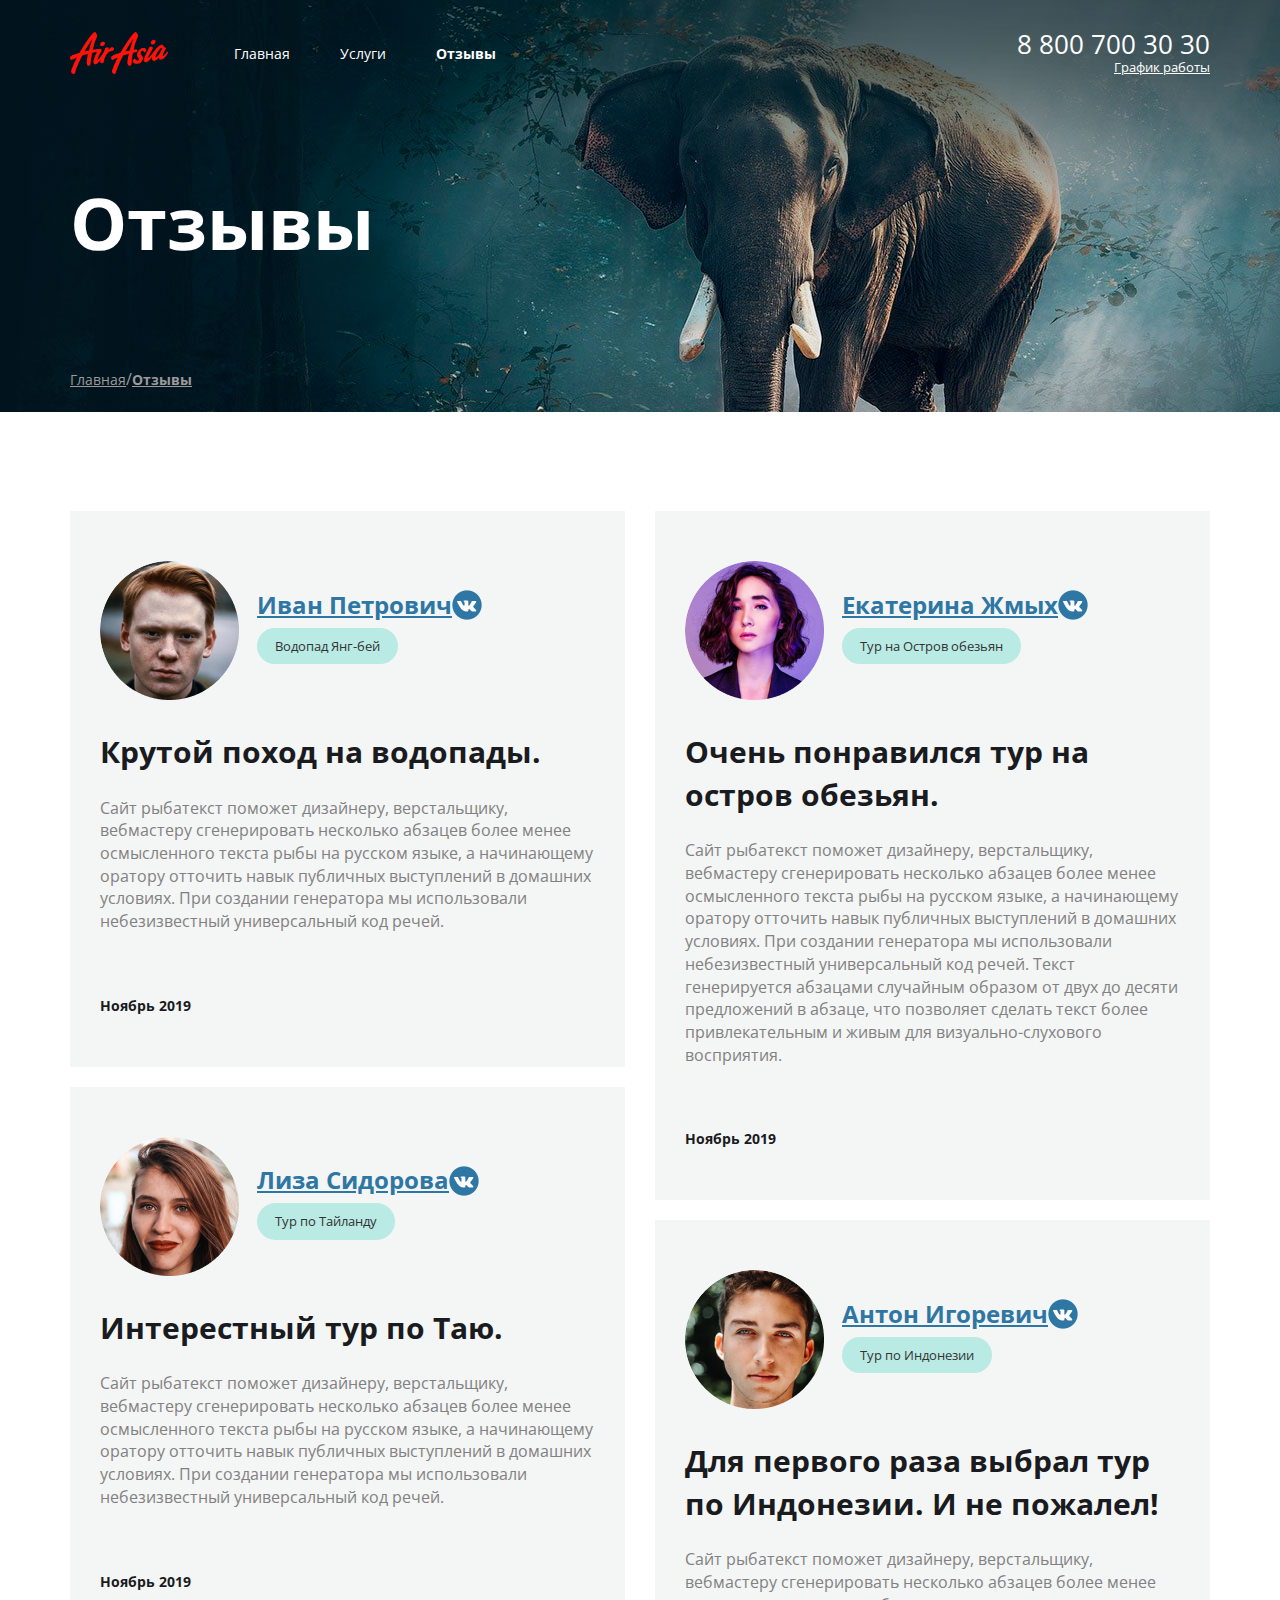
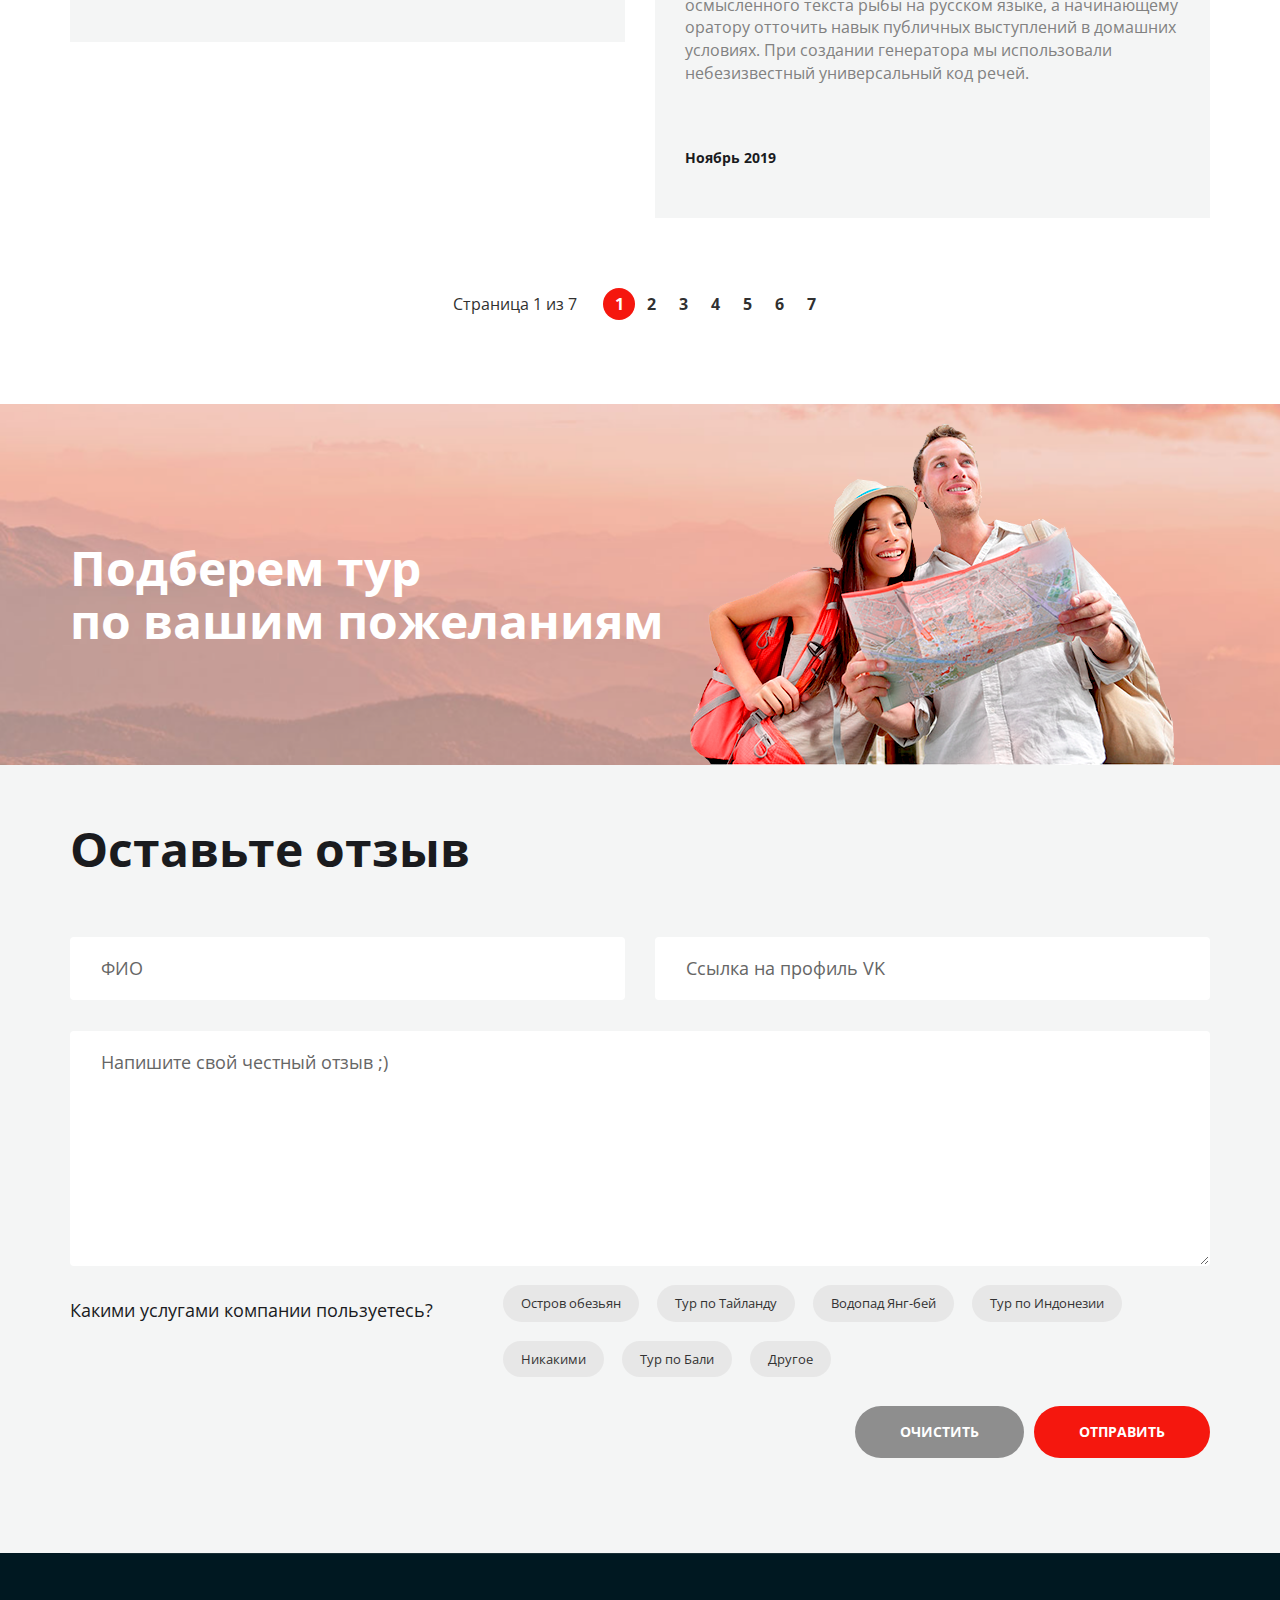
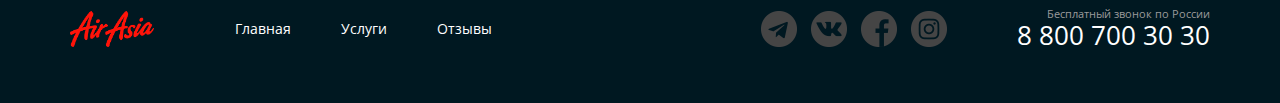
<file: reviews.html>
<!DOCTYPE html>
<html lang="en">
<head>
    <meta charset="UTF-8">
    <meta http-equiv="X-UA-Compatible" content="IE=edge">
    <meta name="viewport" content="width=1200, initial-scale=1.0">
    <link rel="preconnect" href="https://fonts.googleapis.com">
    <link rel="preconnect" href="https://fonts.gstatic.com" crossorigin>
    <link href="https://fonts.googleapis.com/css2?family=Open+Sans:wght@400;700&display=swap" rel="stylesheet">
    <link rel="stylesheet" href="normalize.css">
    <link rel="stylesheet" href="./css/main.css">
    <title>Air-Asia | Reviews Page</title>
</head>
<body>
    <div class="wrapper">
        <section class="top-line">
            <header class="header top-line__header">
                <div class="container header__container top-line__header-container">
                    <div class="header__col">
                        <a href="/Air-Asia/welcome" class="logo header__logo top-line__header-logo">
                            <img src="./images/logo.png" alt="logo company" class="logo__img">
                        </a>
                        <nav class="menu header__menu">
                            <ul class="menu__list">
                                <li class="menu__item"><a href="/Air-Asia/" class="menu__link">Главная</a></li>
                                <li class="menu__item"><a href="/Air-Asia/services" class="menu__link">Услуги</a></li>
                                <li class="menu__item"><a href="/Air-Asia/reviews" class="menu__link menu__link--active">Отзывы</a></li>
                            </ul>
                        </nav>
                    </div>
                    <div class="header__col">
                        <address class="contacts header__contacts">
                            <a href="tel: +78007003030" class="contacts__phone">8 800 700 30 30</a>
                            <div class="dropdown">
                                <p class="contacts__info">График работы</p>
                                <div class="dropdown__menu">
                                    <ul class="dropdown__list">
                                      <li class="dropdown__item">пн-вс: 09:00 - 20:00</li>
                                      <li class="dropdown__item">Обед: 14:00-14:30</li>
                                    </ul>
                                  </div>
                            </div>
                        </address>
                    </div>
                </div>
            </header>
            <div class="container">
                <h1 class="page-title">Отзывы</h1>
            </div>
            <div class="container top-line__container">
                <nav class="breadcrumbs">
                    <ul class="breadcrumbs__list">
                        <li class="breadcrumbs__item">
                            <a href="#" class="breadcrumbs__link">Главная</a>
                        </li>
                        <li class="breadcrumbs__item breadcrumbs__item--active">
                            <a href="#" class="breadcrumbs__link">Отзывы</a>
                        </li>
                    </ul>
                </nav>
            </div>
        </section>
        <main class="maincontent">
            <section class="page-content">
                <div class="container">
                    <ul class="reviews">
                        <li class="reviews__item review">
                            <div class="review__header">
                                <div class="review__photo">
                                    <div class="avatar">
                                        <img src="./images/reviews/4.png" alt="avatar" class="avatar__img">
                                    </div>
                                </div>
                                <div class="review__userdata">
                                    <a href="#" class="review__user"> Иван Петрович </a>
                                    <ul class="review__tags">
                                        <li class="review__tag-item tag tag--bg--green">Водопад Янг-бей</li>
                                    </ul>
                                </div>
                            </div>
                            <div class="review__contetnt">
                                <h3 class="review__title">Крутой поход на водопады.</h3>
                                <div class="review__content-text">
                                    <p>
                                        Сайт рыбатекст поможет дизайнеру, верстальщику, вебмастеру сгенерировать несколько абзацев более менее осмысленного текста рыбы на русском языке, а начинающему оратору отточить навык публичных выступлений в домашних условиях. При создании генератора мы использовали небезизвестный универсальный код речей. 
                                    </p>
                                </div>
                                <time class="review__date">Ноябрь 2019</time>
                            </div>
                        </li>
                        <li class="reviews__item review">
                            <div class="review__header">
                                <div class="review__photo">
                                    <div class="avatar">
                                        <img src="./images/reviews/2.png" alt="avatar" class="avatar__img">
                                    </div>
                                </div>
                                <div class="review__userdata">
                                    <a href="#" class="review__user"> Лиза Сидорова </a>
                                    <ul class="review__tags">
                                        <li class="review__tag-item tag tag--bg--green">Тур по Тайланду</li>
                                    </ul>
                                </div>
                            </div>
                            <div class="review__contetnt">
                                <h3 class="review__title">Интерестный тур по Таю.</h3>
                                <div class="review__content-text">
                                    <p>
                                        Сайт рыбатекст поможет дизайнеру, верстальщику, вебмастеру сгенерировать несколько абзацев более менее осмысленного текста рыбы на русском языке, а начинающему оратору отточить навык публичных выступлений в домашних условиях. При создании генератора мы использовали небезизвестный универсальный код речей. 
                                    </p>
                                </div>
                                <time class="review__date">Ноябрь 2019</time>
                            </div>
                        </li>
                        <li class="reviews__item review">
                            <div class="review__header">
                                <div class="review__photo">
                                    <div class="avatar">
                                        <img src="./images/reviews/1.png" alt="avatar" class="avatar__img">
                                    </div>
                                </div>
                                <div class="review__userdata">
                                    <a href="#" class="review__user"> Екатерина Жмых </a>
                                    <ul class="review__tags">
                                        <li class="review__tag-item tag tag--bg--green">Тур на Остров обезьян</li>
                                    </ul>
                                </div>
                            </div>
                            <div class="review__contetnt">
                                <h3 class="review__title">Очень понравился тур на  остров обезьян.</h3>
                                <div class="review__content-text">
                                    <p>
                                        Сайт рыбатекст поможет дизайнеру, верстальщику, вебмастеру сгенерировать несколько абзацев более менее осмысленного текста рыбы на русском языке, а начинающему оратору отточить навык публичных выступлений в домашних условиях. При создании генератора мы использовали небезизвестный универсальный код речей. Текст генерируется абзацами случайным образом от двух до десяти предложений в абзаце, что позволяет сделать текст более привлекательным и живым для визуально-слухового восприятия.
                                    </p>
                                </div>
                                <time class="review__date">Ноябрь 2019</time>
                            </div>
                        </li>
                        <li class="reviews__item review">
                            <div class="review__header">
                                <div class="review__photo">
                                    <div class="avatar">
                                        <img src="./images/reviews/3.png" alt="avatar" class="avatar__img">
                                    </div>
                                </div>
                                <div class="review__userdata">
                                    <a href="#" class="review__user"> Антон Игоревич </a>
                                    <ul class="review__tags">
                                        <li class="review__tag-item tag tag--bg--green">Тур по Индонезии</li>
                                    </ul>
                                </div>
                            </div>
                            <div class="review__contetnt">
                                <h3 class="review__title">Для первого раза выбрал тур по Индонезии. И не пожалел!</h3>
                                <div class="review__content-text">
                                    <p>
                                        Сайт рыбатекст поможет дизайнеру, верстальщику, вебмастеру сгенерировать несколько абзацев более менее осмысленного текста рыбы на русском языке, а начинающему оратору отточить навык публичных выступлений в домашних условиях. При создании генератора мы использовали небезизвестный универсальный код речей. 
                                    </p>
                                </div>
                                <time class="review__date">Ноябрь 2019</time>
                            </div>
                        </li>
                    </ul> 
                    <div class="pagination">
                        <p class="pagination__display">Страница 1 из 7</p>
                        <ul class="pagination__list">
                            <li class="pagination__item pagination__item-active">
                                <a href="#" class="pagination__link">1</a>
                            </li>
                            <li class="pagination__item">
                                <a href="" class="pagination__link">2</a>
                            </li>
                            <li class="pagination__item">
                                <a href="" class="pagination__link">3</a>
                            </li>
                            <li class="pagination__item">
                                <a href="" class="pagination__link">4</a>
                            </li>
                            <li class="pagination__item">
                                <a href="" class="pagination__link">5</a>
                            </li>
                            <li class="pagination__item">
                                <a href="" class="pagination__link">6</a>
                            </li>
                            <li class="pagination__item">
                                <a href="" class="pagination__link">7</a>
                            </li>
                        </ul>
                    </div>
                </div> 
            </section>
        </main>
        <section class="separator">
            <div class="container">
                <div class="separator__content">
                    <h2 class="separator__title">
                        Подберем тур<br>по вашим пожеланиям
                    </h2>
                    <img src="./images/reviews/couple.png" alt="couple" class="separator__img">
                </div>
            </div>            
        </section>
        <section class="inner-section inner-section--bg--grey inner-section--reviews">
            <div class="container">
                <h2 class="inner-section__title inner-section__title--form">Оставьте отзыв</h2>
                <form class="form">
                    <div class="form__row">
                        <input type="text" placeholder="ФИО" class="form__input">
                        <input type="text" placeholder="Ссылка на профиль VK" class="form__input">
                    </div>
                    <div class="form__row">
                        <textarea placeholder="Напишите свой честный отзыв ;)" class="form__input form__input--textarea"></textarea>
                    </div>
                    <div class="form__controls">
                        <div class="form__controls-title">
                            Какими услугами компании пользуетесь?
                        </div>
                        <ul class="controls">
                            <li class="controls__item">
                                <label class="controls__elem">
                                    <input type="checkbox" class="controls__checkbox">
                                    <div class="tag controls__tag">Остров обезьян</div>
                                </label>
                            </li>
                            <li class="controls__item">
                                <label class="controls__elem">
                                    <input type="checkbox" class="controls__checkbox">
                                    <div class="tag controls__tag">Тур по Тайланду</div>
                                </label>
                            </li>
                            <li class="controls__item">
                                <label class="controls__elem">
                                    <input type="checkbox" class="controls__checkbox">
                                    <div class="tag controls__tag">Водопад Янг-бей</div>
                                </label>
                            </li>
                            <li class="controls__item">
                                <label class="controls__elem">
                                    <input type="checkbox" class="controls__checkbox">
                                    <div class="tag controls__tag">Тур по Индонезии</div>
                                </label>
                            </li>
                            <li class="controls__item">
                                <label class="controls__elem">
                                    <input type="checkbox" class="controls__checkbox">
                                    <div class="tag controls__tag">Никакими</div>
                                </label>
                            </li>
                            <li class="controls__item">
                                <label class="controls__elem">
                                    <input type="checkbox" class="controls__checkbox">
                                    <div class="tag controls__tag">Тур по Бали</div>
                                </label>
                            </li>
                            <li class="controls__item">
                                <label class="controls__elem">
                                    <input type="checkbox" class="controls__checkbox">
                                    <div class="tag controls__tag">Другое</div>
                                </label>
                            </li>
                        </ul>
                    </div>
                    <div class="form__buttons">
                        <button type="reset" class="button form__button button--color--black">Очистить</button>
                        <button type="submit" class="button form__button button--color--red">Отправить</button>
                    </div>
                </form>
            </div>
        </section>
        <footer class="footer inner-footer">
                <div class="container footer__container inner-footer__container">
                    <div class="footer__col">
                        <a href="#" class="logo footer__logo">
                            <img src="./images/logo.png" alt="logo company" class="logo__img">
                        </a>
                        <nav class="menu footer__menu">
                            <ul class="menu__list">
                                <li class="menu__item"><a href="" class="menu__link">Главная</a></li>
                                <li class="menu__item"><a href="" class="menu__link">Услуги</a></li>
                                <li class="menu__item"><a href="" class="menu__link">Отзывы</a></li>
                            </ul>
                        </nav>
                    </div>
                    <div class="footer__col">
                        <div class="socials">
                            <ul class="socials__list">
                                <li class="social__item social__item-tg"><a href="" class="social__link"></a></li>
                                <li class="social__item social__item-vk"><a href="" class="social__link"></a></li>
                                <li class="social__item social__item-fb"><a href="" class="social__link"></a></li>
                                <li class="social__item social__item-ig"><a href="" class="social__link"></a></li>
                            </ul>
                        </div>
                        <address class="contacts footer__contacts">
                            <p class="contacts__about">Бесплатный звонок по России</p>
                            <a href="tel: +78007003030" class="contacts__phone">8 800 700 30 30</a>
                        </address>
                    </div>
                </div>
        </footer>
    </div>
</body>
</html>
</file>
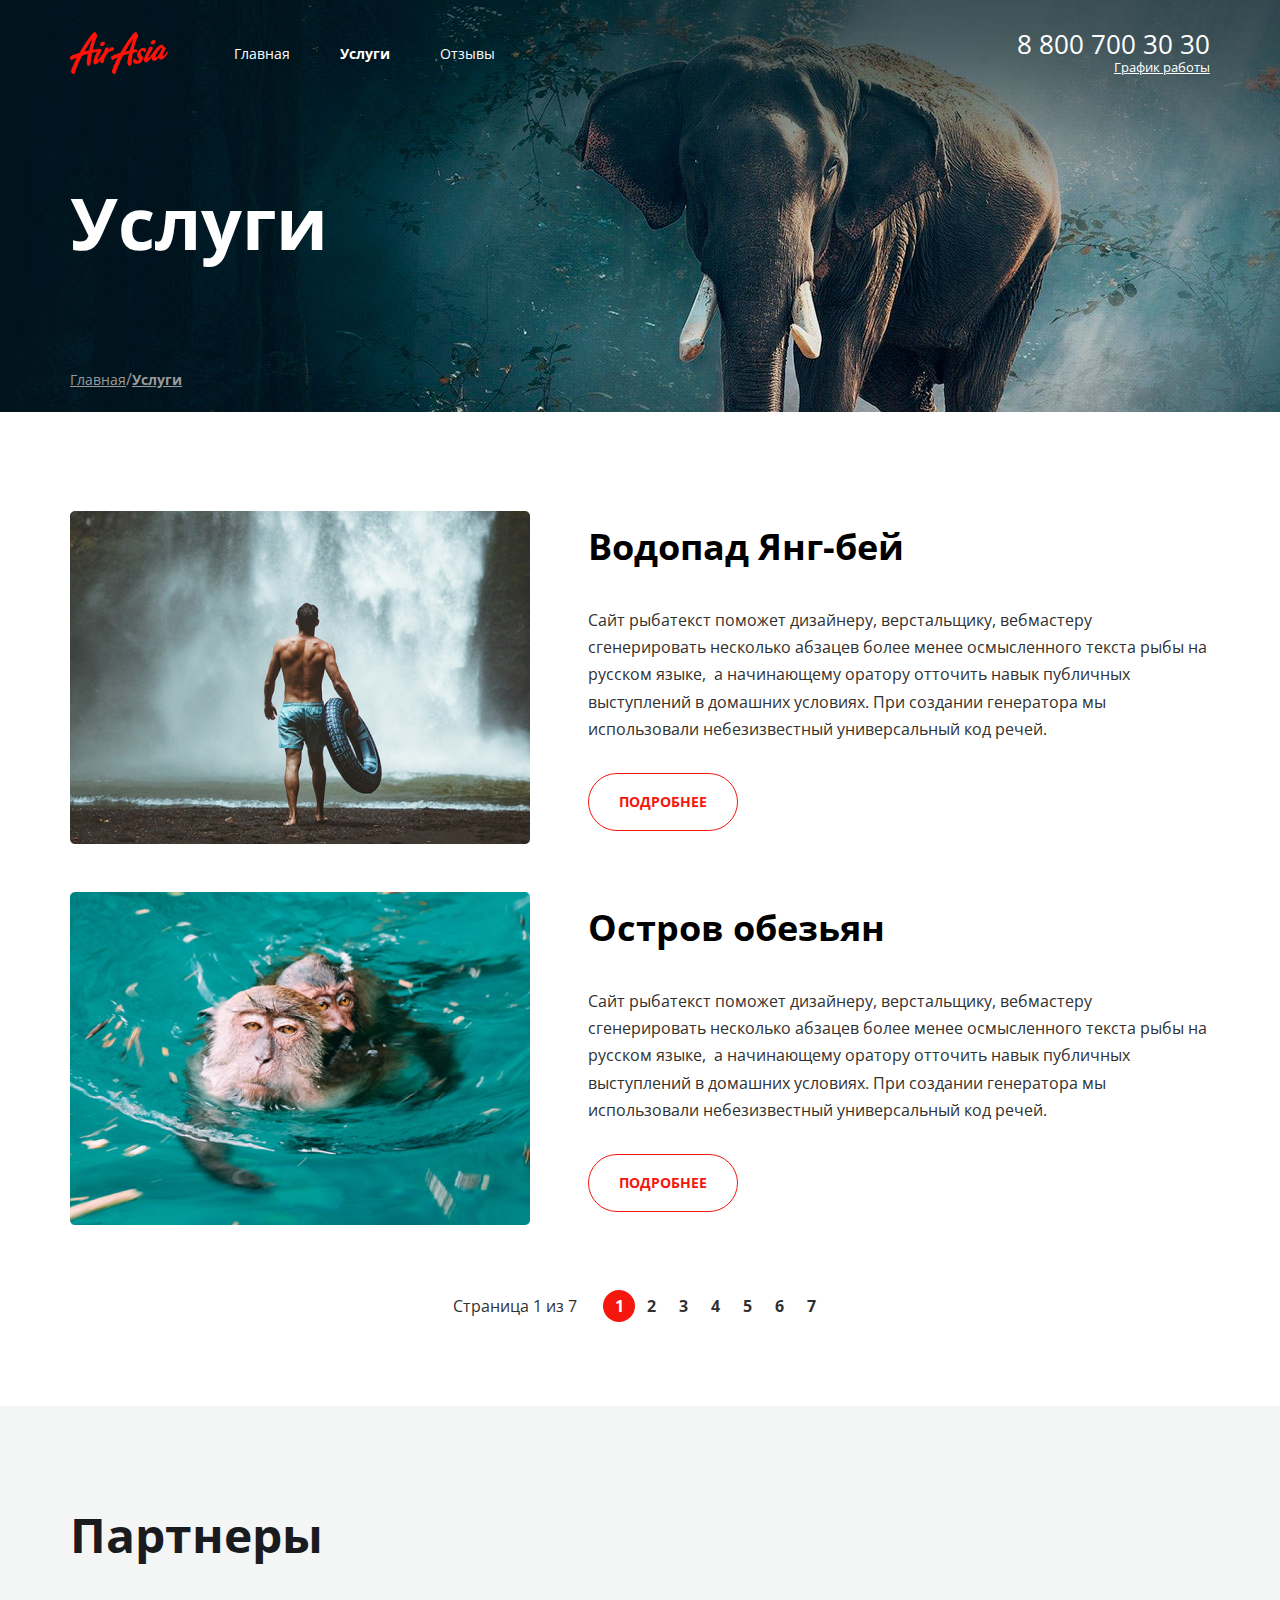
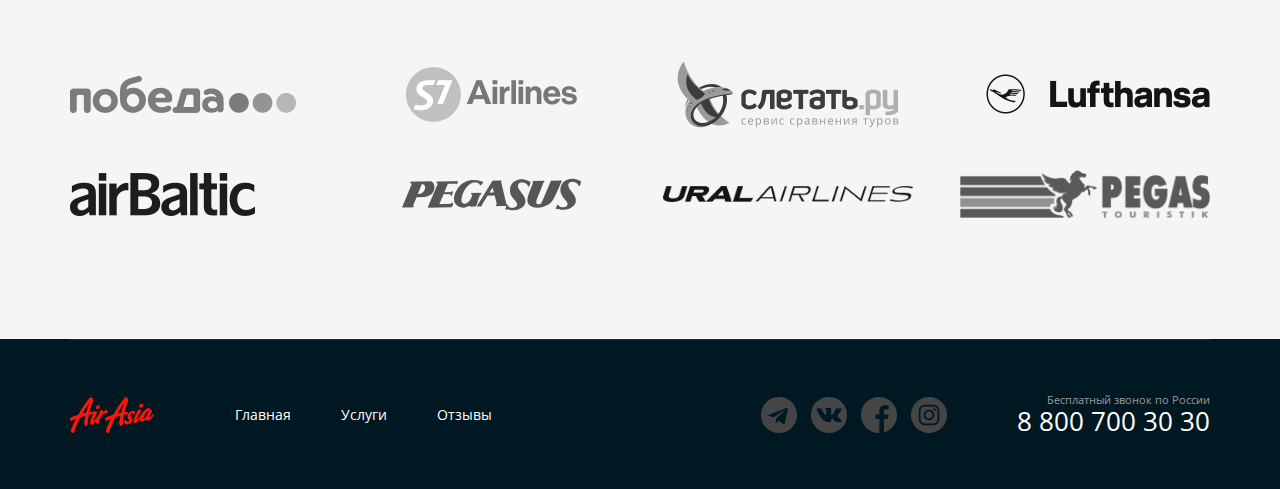
<file: services.html>
<!DOCTYPE html>
<html lang="en">
<head>
    <meta charset="UTF-8">
    <meta http-equiv="X-UA-Compatible" content="IE=edge">
    <meta name="viewport" content="width=1200, initial-scale=1.0">
    <link rel="preconnect" href="https://fonts.googleapis.com">
    <link rel="preconnect" href="https://fonts.gstatic.com" crossorigin>
    <link href="https://fonts.googleapis.com/css2?family=Open+Sans:wght@400;700&display=swap" rel="stylesheet">
    <link rel="stylesheet" href="normalize.css">
    <link rel="stylesheet" href="./css/main.css">
    <title>Air-Asia | Services Page</title>
</head>
<body>
    <div class="wrapper">
        <section class="top-line">
            <header class="header top-line__header">
                <div class="container header__container top-line__header-container">
                    <div class="header__col">
                        <a href="/Air-Asia/welcome" class="logo header__logo top-line__header-logo">
                            <img src="./images/logo.png" alt="logo company" class="logo__img">
                        </a>
                        <nav class="menu header__menu">
                            <ul class="menu__list">
                                <li class="menu__item"><a href="/Air-Asia/" class="menu__link">Главная</a></li>
                                <li class="menu__item"><a href="/Air-Asia/services" class="menu__link menu__link--active">Услуги</a></li>
                                <li class="menu__item"><a href="/Air-Asia/reviews" class="menu__link">Отзывы</a></li>
                            </ul>
                        </nav>
                    </div>
                    <div class="header__col">
                        <address class="contacts header__contacts">
                            <a href="tel: +78007003030" class="contacts__phone">8 800 700 30 30</a>
                            <div class="dropdown">
                                <p class="contacts__info">График работы</p>
                                <div class="dropdown__menu">
                                    <ul class="dropdown__list">
                                      <li class="dropdown__item">пн-вс: 09:00 - 20:00</li>
                                      <li class="dropdown__item">Обед: 14:00-14:30</li>
                                    </ul>
                                  </div>
                            </div>
                        </address>
                    </div>
                </div>
            </header>
            <div class="container">
                <h1 class="page-title">Услуги</h1>
            </div>
            <div class="container top-line__container">
                <nav class="breadcrumbs">
                    <ul class="breadcrumbs__list">
                        <li class="breadcrumbs__item">
                            <a href="#" class="breadcrumbs__link">Главная</a>
                        </li>
                        <li class="breadcrumbs__item breadcrumbs__item--active">
                            <a href="#" class="breadcrumbs__link">Услуги</a>
                        </li>
                    </ul>
                </nav>
            </div>
        </section>
        <main class="maincontent">
            <section class="page-content">
                <div class="container">
                    <ul class="services">
                        <li class="services__item service">
                            <div class="service__img">
                                <img src="./images/waterfall.png" alt="waterfall" class="service__img-elem">
                            </div>
                            <div class="service__content">
                                <h2 class="service__title">Водопад Янг-бей</h2>
                                <div class="service__desc">
                                    <p>
                                        Сайт рыбатекст поможет дизайнеру, верстальщику, вебмастеру сгенерировать несколько абзацев более менее осмысленного текста рыбы на русском языке,  а начинающему оратору отточить навык публичных выступлений в домашних условиях. При создании генератора мы использовали небезизвестный универсальный код речей. 
                                    </p>
                                </div>
                                <a href="#" class="button button--light">Подробнее</a>
                            </div>
                        </li>
                        <li class="services__item service">
                            <div class="service__img">
                                <img src="./images/monkeys.png" alt="monkeys" class="service__img-elem">
                            </div>
                            <div class="service__content">
                                <h2 class="service__title">Остров обезьян</h2>
                                <div class="service__desc">
                                    <p>
                                        Сайт рыбатекст поможет дизайнеру, верстальщику, вебмастеру сгенерировать несколько абзацев более менее осмысленного текста рыбы на русском языке,  а начинающему оратору отточить навык публичных выступлений в домашних условиях. При создании генератора мы использовали небезизвестный универсальный код речей. 
                                    </p>
                                </div>
                                <a href="#" class="button button--light">Подробнее</a>
                            </div>
                        </li>
                    </ul> 
                    <div class="pagination">
                        <p class="pagination__display">Страница 1 из 7</p>
                        <ul class="pagination__list">
                            <li class="pagination__item pagination__item-active">
                                <a href="#" class="pagination__link">1</a>
                            </li>
                            <li class="pagination__item">
                                <a href="" class="pagination__link">2</a>
                            </li>
                            <li class="pagination__item">
                                <a href="" class="pagination__link">3</a>
                            </li>
                            <li class="pagination__item">
                                <a href="" class="pagination__link">4</a>
                            </li>
                            <li class="pagination__item">
                                <a href="" class="pagination__link">5</a>
                            </li>
                            <li class="pagination__item">
                                <a href="" class="pagination__link">6</a>
                            </li>
                            <li class="pagination__item">
                                <a href="" class="pagination__link">7</a>
                            </li>
                        </ul>
                    </div>
                </div> 
            </section>
            <section class="inner-section inner-section--bg--grey">
                <div class="container">
                    <h2 class="inner-section__title">Партнеры</h2>
                    <ul class="partners">
                        <li class="partners__item">
                            <a href="#" class="partners__link">
                                <img src="./images/partners/pobeda.png" alt="pobeda logo">
                            </a>
                        </li>
                        <li class="partners__item">
                            <a href="#" class="partners__link">
                                <img src="./images/partners/s7.png" alt="s7 logo">
                            </a>
                        </li>
                        <li class="partners__item">
                            <a href="#" class="partners__link">
                                <img src="./images/partners/lets-fly.png" alt="lets-fly logo">
                            </a>
                        </li>
                        <li class="partners__item">
                            <a href="#" class="partners__link">
                                <img src="./images/partners/lufthansa.png" alt="lufthansa logo">
                            </a>
                        </li>
                        <li class="partners__item">
                            <a href="#" class="partners__link">
                                <img src="./images/partners/airbaltic.png" alt="airbaltic logo">
                            </a>
                        </li>
                        <li class="partners__item">
                            <a href="#" class="partners__link">
                                <img src="./images/partners/pegasus.png" alt="pegasus logo">
                            </a>
                        </li>
                        <li class="partners__item">
                            <a href="#" class="partners__link">
                                <img src="./images/partners/ural.png" alt="ural logo">
                            </a>
                        </li>
                        <li class="partners__item">
                            <a href="#" class="partners__link">
                                <img src="./images/partners/pegas.png" alt="pegas logo">
                            </a>
                        </li>
                    </ul>
                </div>
            </section>
        </main>
        <footer class="footer inner-footer">
                <div class="container footer__container inner-footer__container">
                    <div class="footer__col">
                        <a href="#" class="logo footer__logo">
                            <img src="./images/logo.png" alt="logo company" class="logo__img">
                        </a>
                        <nav class="menu footer__menu">
                            <ul class="menu__list">
                                <li class="menu__item"><a href="" class="menu__link">Главная</a></li>
                                <li class="menu__item"><a href="" class="menu__link">Услуги</a></li>
                                <li class="menu__item"><a href="" class="menu__link">Отзывы</a></li>
                            </ul>
                        </nav>
                    </div>
                    <div class="footer__col">
                        <div class="socials">
                            <ul class="socials__list">
                                <li class="social__item social__item-tg"><a href="" class="social__link"></a></li>
                                <li class="social__item social__item-vk"><a href="" class="social__link"></a></li>
                                <li class="social__item social__item-fb"><a href="" class="social__link"></a></li>
                                <li class="social__item social__item-ig"><a href="" class="social__link"></a></li>
                            </ul>
                        </div>
                        <address class="contacts footer__contacts">
                            <p class="contacts__about">Бесплатный звонок по России</p>
                            <a href="tel: +78007003030" class="contacts__phone">8 800 700 30 30</a>
                        </address>
                    </div>
                </div>
        </footer>
    </div>
</body>
</html>
</file>
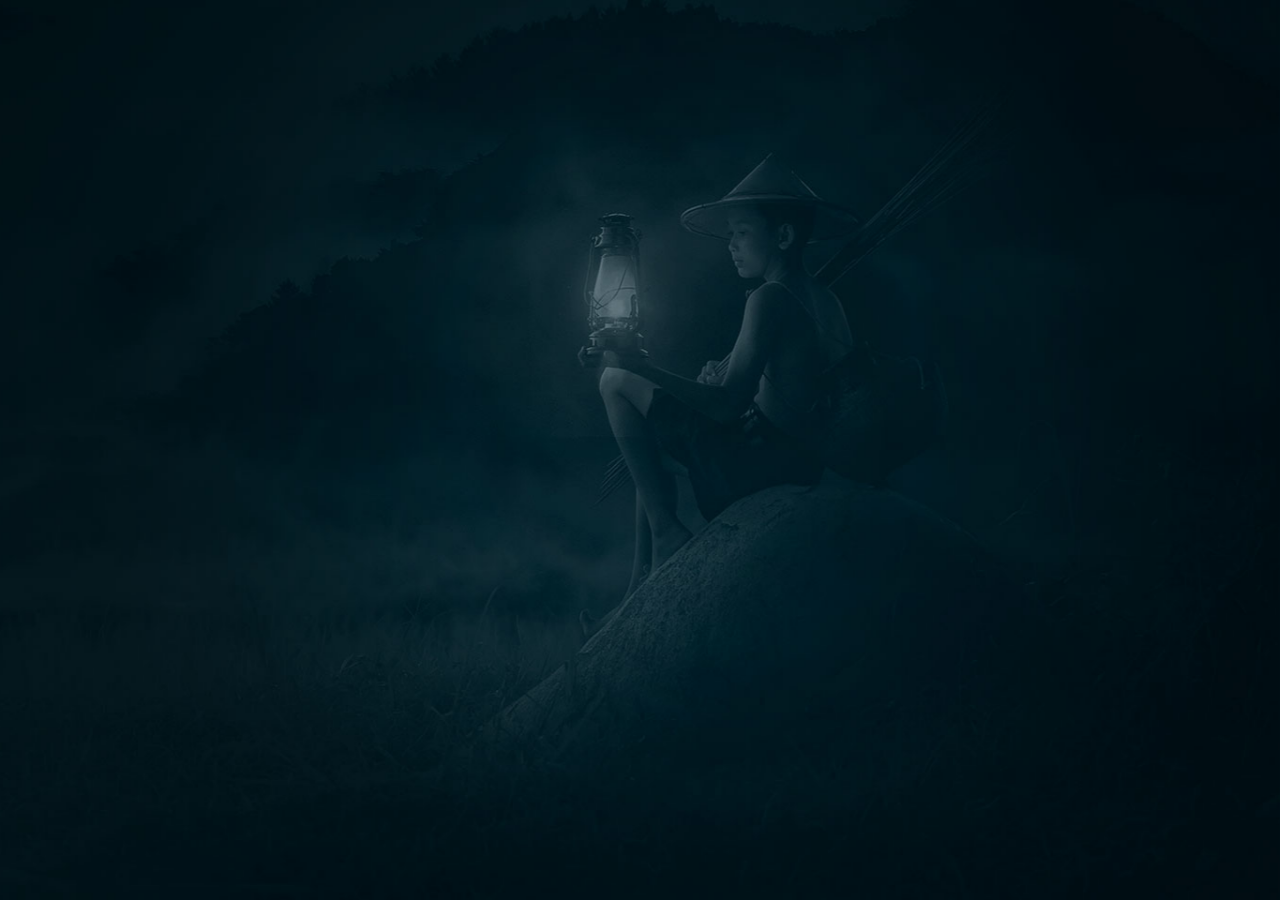
<file: welcome.html>
<!DOCTYPE html>
<html lang="en">
<head>
    <meta charset="UTF-8">
    <meta http-equiv="X-UA-Compatible" content="IE=edge">
    <meta name="viewport" content="width=1200, initial-scale=1.0">
    <link rel="preconnect" href="https://fonts.googleapis.com">
    <link rel="preconnect" href="https://fonts.gstatic.com" crossorigin>
    <link href="https://fonts.googleapis.com/css2?family=Open+Sans:wght@400;700&display=swap" rel="stylesheet">
    <link rel="stylesheet" href="normalize.css">
    <link rel="stylesheet" href="./css/main.css">
    <title>Air-Asia | Welcome Page</title>
</head>
<body>
    <div class="welcome">
        <div class="welcome__container">
            <div class="central central__asia">
                <img src="./images/logo.png" alt="logo" class="central__logo">
                <h2 class="welcome__info">Открой для себя Азию</h2>
                <a href="/Air-Asia/" class="button button--color--red">Войти</a>
            </div>
        </div>
    </div>
</body>
</html>
</file>
<file: css/main.css>
@import url(./blocks/base.css);
@import url(./blocks/header.css);
@import url(./blocks/hello.css);
@import url(./blocks/offers.css);
@import url(./blocks/news.css);
@import url(./blocks/about.css);
@import url(./blocks/footer.css);
@import url(./blocks/services.css);
@import url(./blocks/welcome.css);
@import url(./blocks/reviews.css);
</file>
